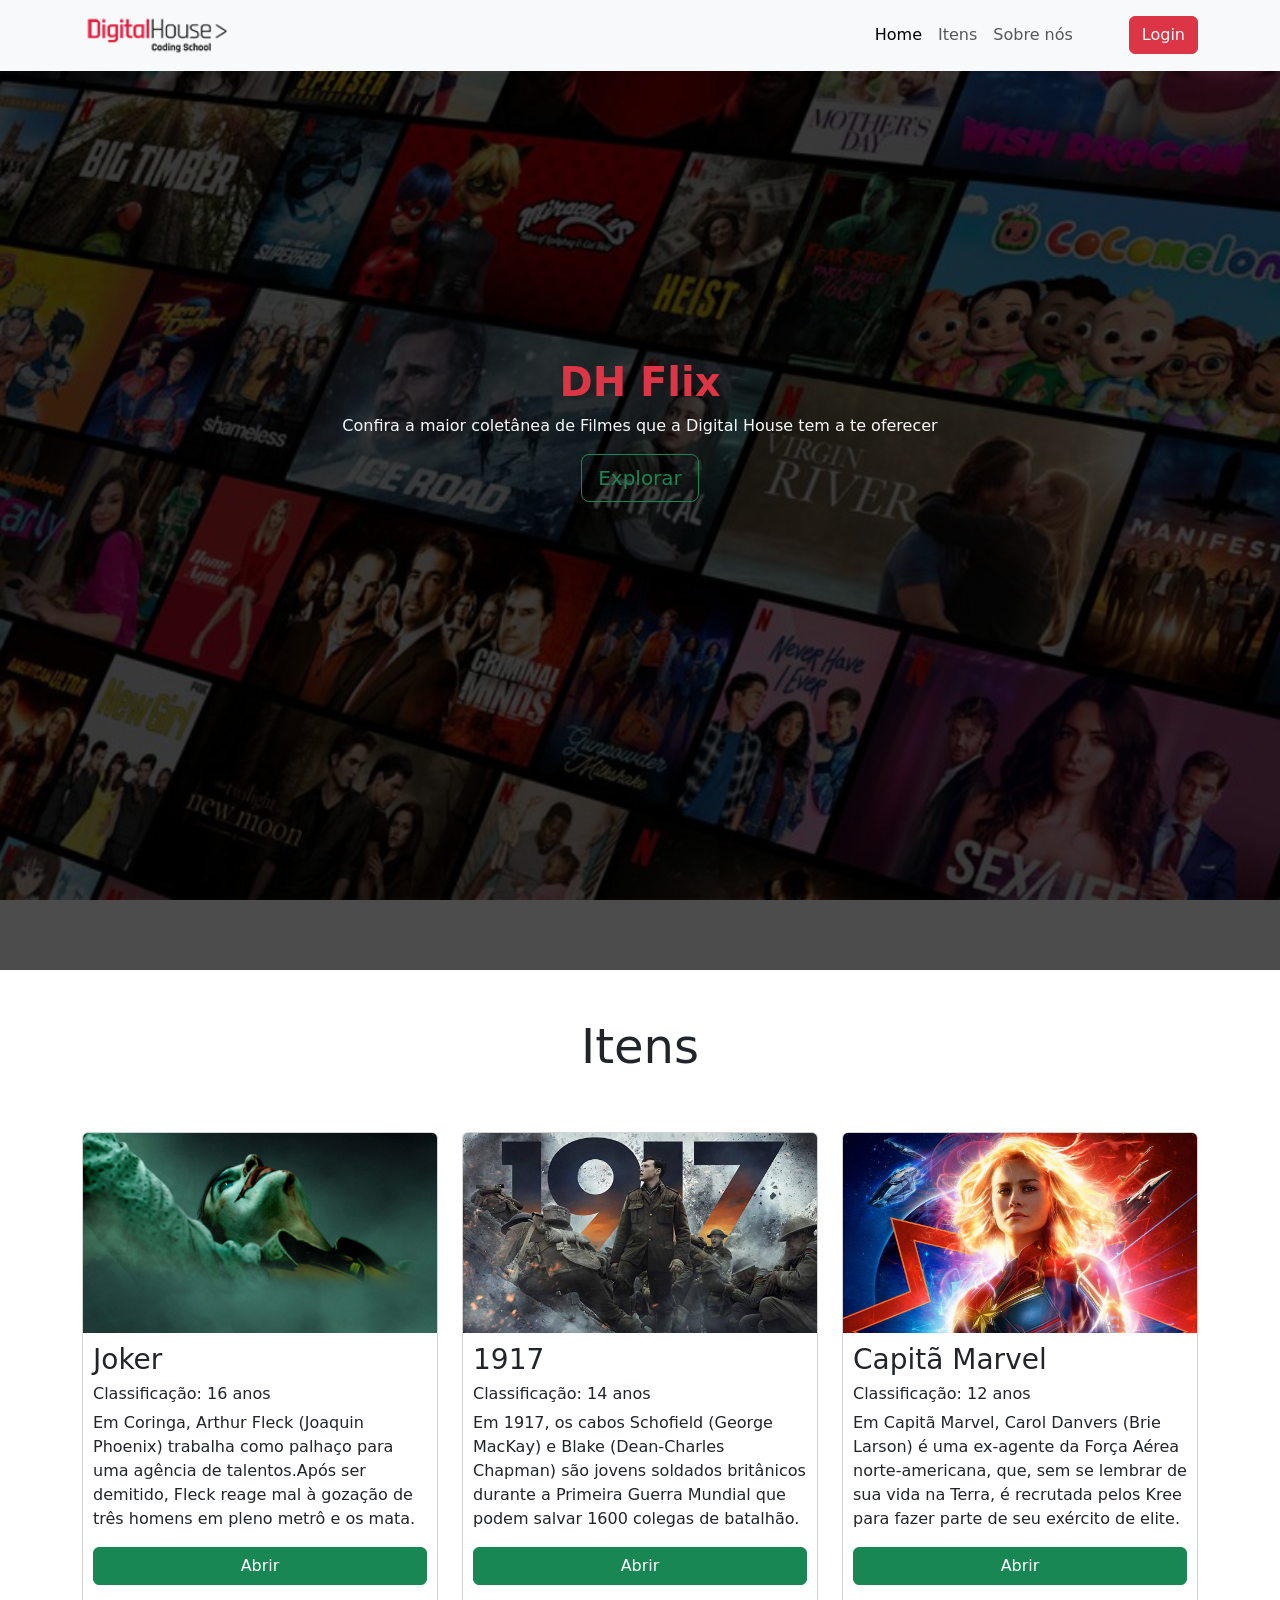
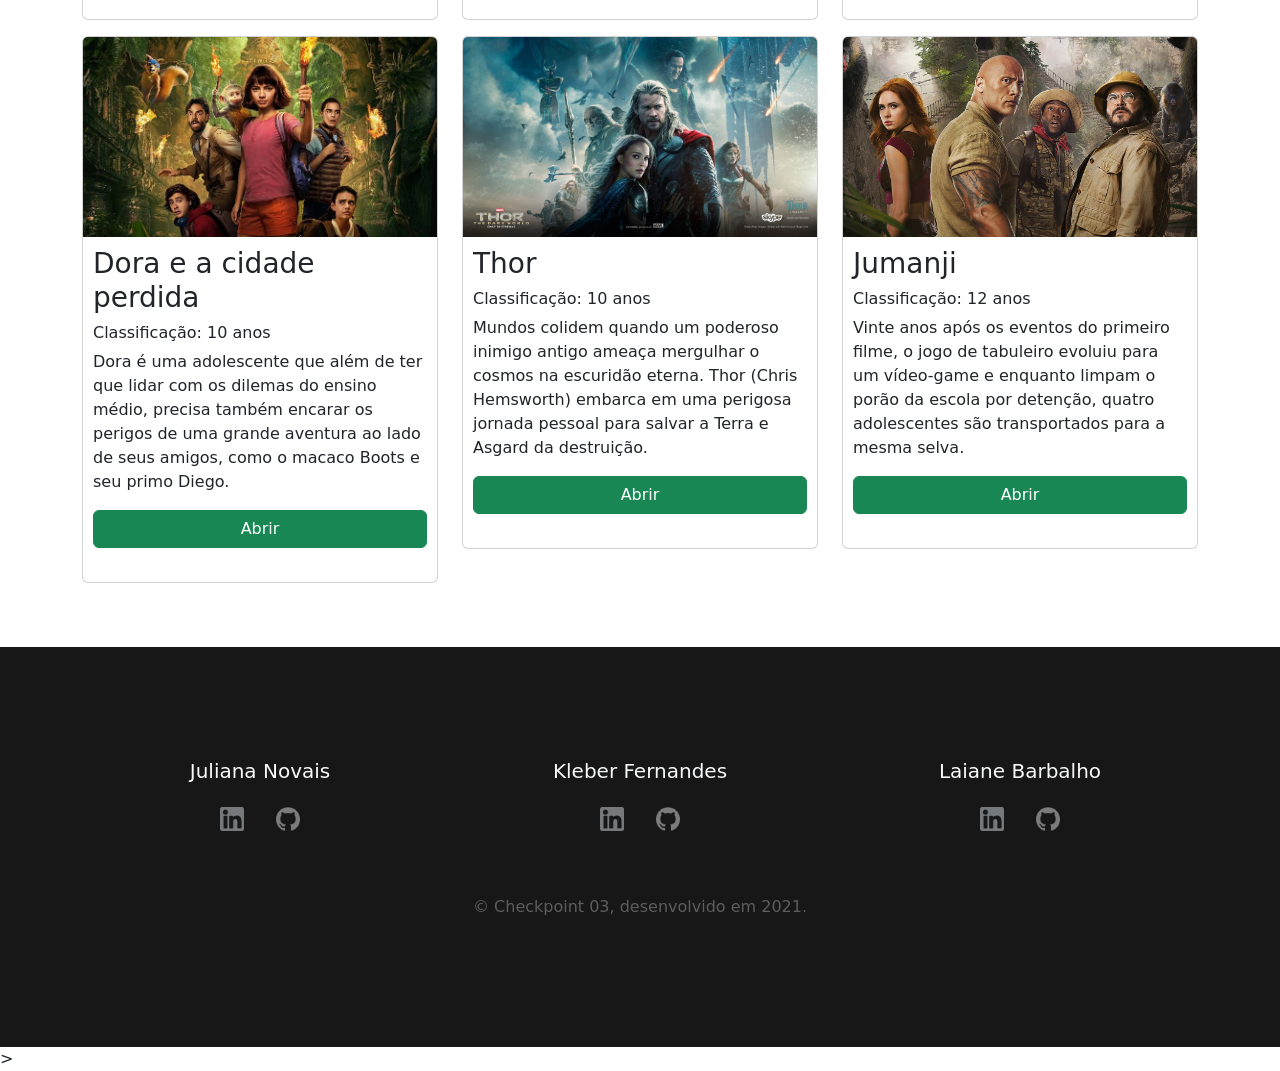
<file: index.html>
<!DOCTYPE html>
<html lang="pt-br">

<head>
    <title>DH Flix | Checkpoint03</title>
    <meta charset="UTF-8">
    <meta http-equiv="X-UA-Compatible" content="IE=edge">
    <meta name="viewport" content="width=device-width, initial-scale=1.0">
    <link rel="preconnect" href="https://fonts.googleapis.com">
    <link rel="preconnect" href="https://fonts.gstatic.com" crossorigin>
    <link
        href="https://fonts.googleapis.com/css2?family=Crete+Round:ital@0;1&family=Montserrat:ital,wght@0,300;0,700;0,800;1,500;1,700;1,800&family=Playfair+Display:ital@0;1&family=Roboto:wght@300;500;900&display=swap"
        rel="stylesheet">
    <link href="https://cdn.jsdelivr.net/npm/bootstrap@5.1.3/dist/css/bootstrap.min.css" rel="stylesheet"
        integrity="sha384-1BmE4kWBq78iYhFldvKuhfTAU6auU8tT94WrHftjDbrCEXSU1oBoqyl2QvZ6jIW3" crossorigin="anonymous">
    <link rel="stylesheet" href="./css/style.css" />
</head>

<body>
    <header class="header">
        <nav class="navbar navbar-expand-lg navbar-light bg-light">
            <div class="container">
                <button class="navbar-toggler" type="button" data-bs-toggle="collapse"
                    data-bs-target="#navbarSupportedContent" aria-controls="navbarSupportedContent"
                    aria-expanded="false" aria-label="Toggle navigation">
                    <span class="navbar-toggler-icon"></span>
                </button>
                <a class="navbar-brand " href="https://www.digitalhouse.com/br" target="_blank">
                    <img src="./img/logo_dh.png" alt="Logo DH" width="150">
                </a>
                <button class="btn btn-danger d-block d-md-none text-align text-light" data-bs-toggle="modal"
                    data-bs-target="#myModal">Login</button>
                <div class="collapse navbar-collapse" id="navbarSupportedContent">
                    <ul class="navbar-nav ms-auto mb-2 mb-lg-0 me-5 ">
                        <li class="nav-item">
                            <a class="nav-link active" aria-current="page" href="#home">Home</a>
                        </li>
                        <li class="nav-item">
                            <a class="nav-link" href="#itens">Itens</a>
                        </li>
                        <li class="nav-item">
                            <a class="nav-link" href="#sobre">Sobre nós</a>
                        </li>
                    </ul>
                </div>
                <button class="btn btn-danger text-align text-light d-none d-md-block" data-bs-toggle="modal"
                    data-bs-target="#myModal">Login</button>
            </div>
        </nav>
    </header>

    <main>
        <!-- secao -->
        <section id="home" class="banner-home scroll">
            <div class="container">
                <div class="row">
                    <div class="col-xs-12">
                        <h1 class="h1 text-danger">DH Flix</h1>
                        <p class="banner-text text-light">Confira a maior coletânea de Filmes que a Digital House tem a
                            te oferecer</p>
                        <button type="button" class="btn btn-lg btn-outline-success px-3">Explorar</button>
                    </div>
                </div>
            </div>
        </section>
        <!-- /secao -->

        <section id="itens" class="pt-5 pb-5 scroll">
            <h2 class="display-5  text-center " id="itens"><b>Itens</b></h2>
            <div class="container">
                <div class="row pt-5">
                    <div class="col-xs-12 col-sm-12 col-md-6 col-lg-4 ml-lg-4">
                        <div class="card">
                            <img src="./img/thumbnail_theJoker.jpg" class="card-img-top" alt="joker">
                            <div class="card-body mb-4">
                                <h3 class="card-title">Joker</h3>
                                <h6>Classificação: 16 anos</h6>
                                <p class="card-text">Em Coringa, Arthur Fleck (Joaquin Phoenix) trabalha como palhaço
                                    para uma agência de talentos.Após ser demitido, Fleck reage mal à gozação de três
                                    homens em pleno metrô e os mata.</p>
                                <div class="d-grid gap-2">
                                    <a class="btn  btn-success" type="button" href="./joker.html">
                                        Abrir
                                    </a>
                                </div>
                            </div>
                        </div>
                    </div>
                    <div class="col-xs-12 col-sm-12 col-md-6 col-lg-4 ml-lg-4">
                        <div class="card">
                            <img src="./img/thumbnail_1917.jpg" class="card-img-top" alt="1917 o filme">
                            <div class="card-body mb-4">
                                <h3 class="card-title">1917</h3>
                                <h6>Classificação: 14 anos</h6>
                                <p class="card-text">Em 1917, os cabos Schofield (George MacKay) e Blake (Dean-Charles
                                    Chapman) são jovens soldados britânicos durante a Primeira Guerra Mundial que podem
                                    salvar 1600 colegas de batalhão.</p>
                                <div class="d-grid gap-2">
                                    <a class="btn  btn-success" type="button" href="./joker.html">
                                        Abrir
                                    </a>
                                </div>
                            </div>
                        </div>
                    </div>
                    <div class="col-xs-12 col-sm-12 col-md-6 col-lg-4 ml-lg-4">
                        <div class="card">
                            <img src="./img/thumbnail_captain_marvel.jpg" class="card-img-top" alt="capitan">
                            <div class="card-body mb-4">
                                <h3 class="card-title">Capitã Marvel</h3>
                                <h6>Classificação: 12 anos</h6>
                                <p class="card-text">Em Capitã Marvel, Carol Danvers (Brie Larson) é uma ex-agente da
                                    Força Aérea norte-americana, que, sem se lembrar de sua vida na Terra, é recrutada
                                    pelos Kree para fazer parte de seu exército de elite.</p>
                                <div class="d-grid gap-2">
                                    <a class="btn  btn-success" type="button" href="./joker.html">
                                        Abrir
                                    </a>
                                </div>
                            </div>
                        </div>
                    </div>
                    <div class="col-xs-12 col-sm-12 col-md-6 col-lg-4 ml-lg-4">
                        <div class="card">
                            <img src="./img/thumbnail_dora.jpg" class="card-img-top" alt="dora">
                            <div class="card-body mb-4">
                                <h3 class="card-title">Dora e a cidade perdida</h3>
                                <h6>Classificação: 10 anos</h6>
                                <p class="card-text">Dora é uma adolescente que além de ter que lidar com os dilemas do
                                    ensino médio, precisa também encarar os perigos de uma grande aventura ao lado de
                                    seus amigos, como o macaco Boots e seu primo Diego.
                                </p>
                                <div class="d-grid gap-2">
                                    <a class="btn  btn-success" type="button" href="./joker.html">
                                        Abrir
                                    </a>
                                </div>
                            </div>
                        </div>
                    </div>
                    <div class="col-xs-12 col-sm-12 col-md-6 col-lg-4 ml-lg-4">
                        <div class="card">
                            <img src="./img/thumbnail_thor.jpg" class="card-img-top" alt="thor">
                            <div class="card-body mb-4">
                                <h3 class="card-title">Thor</h3>
                                <h6> Classificação: 10 anos</h6>
                                <p class="card-text">Mundos colidem quando um poderoso inimigo antigo ameaça mergulhar o
                                    cosmos na escuridão eterna. Thor (Chris Hemsworth) embarca em uma perigosa jornada
                                    pessoal para salvar a Terra e Asgard da destruição.</p>
                                <div class="d-grid gap-2">
                                    <a class="btn  btn-success" type="button" href="./joker.html">
                                        Abrir
                                    </a>
                                </div>
                            </div>
                        </div>
                    </div>
                    <div class="col-xs-12 col-sm-12 col-md-6 col-lg-4 ml-lg-4">
                        <div class="card">
                            <img src="./img/thumbnail_jumanji.jpeg" class="card-img-top" alt="jumanji">
                            <div class="card-body mb-4">
                                <h3 class="card-title">Jumanji</h3>
                                <h6>Classificação: 12 anos</h6>
                                <p class="card-text">Vinte anos após os eventos do primeiro filme, o jogo de
                                    tabuleiro evoluiu para um vídeo-game e enquanto limpam o porão da escola por
                                    detenção, quatro adolescentes são transportados para a mesma selva.</p>
                                <div class="d-grid gap-2">
                                    <a class="btn  btn-success" type="button" href="./joker.html">
                                        Abrir
                                    </a>
                                </div>
                            </div>
                        </div>
                    </div>
                </div>
            </div>
        </section>
    </main>




    <!-- footer -->

    <footer id="sobre" class="footer scroll">
        <div class="container">
            <div class="row">
                <div class="col-md-4">
                    <div class="d-flex align-items-center justify-content-center flex-column">
                        <h5 class="text-light">Juliana Novais</h5>
                        <div class="d-flex align-items-center justify-content-center">
                            <a class="icon" href="https://www.linkedin.com/in/juliana-novais-17ab50223/"
                                target="_blank">
                                <img src="img/Linkedin.svg" alt="perfil-linkedin">
                            </a>
                            <a class="icon" href="https://github.com/JulianaNovais" target="_blank" class="">
                                <img src="img/Github.svg" class="" alt="perfil-github">
                            </a>
                        </div>
                    </div>
                </div>

                <div class="col-md-4">
                    <div class="d-flex align-items-center justify-content-center flex-column">
                        <h5 class="text-light">Kleber Fernandes</h5>
                        <div class="d-flex align-items-center justify-content-center">
                            <a class="icon" href="https://www.linkedin.com/in/kleber-f-31530425/" target="_blank">
                                <img src="img/Linkedin.svg" alt="perfil-linkedin">
                            </a>
                            <a class="icon" href="https://github.com/Kleberfor" target="_blank" class="">
                                <img src="img/Github.svg" class="" alt="perfil-github">
                            </a>
                        </div>
                    </div>
                </div>

                <div class="col-md-4">
                    <div class="d-flex align-items-center justify-content-center flex-column">
                        <h5 class="text-light">Laiane Barbalho</h5>
                        <div class="d-flex align-items-center justify-content-center">
                            <a class="icon" href="https://www.linkedin.com/in/laiane-barbalho-2a17aa33/"
                                target="_blank">
                                <img src="img/Linkedin.svg" alt="perfil-linkedin">
                            </a>
                            <a class="icon" href="https://github.com/laianebarbalho" target="_blank" class="">
                                <img src="img/Github.svg" class="" alt="perfil-github">
                            </a>
                        </div>
                    </div>
                </div>




            </div>
        </div>
        <div class="row mt-5">
            <div class="col-md-12 text-center">
                <p class="copyright">
                    &copy; Checkpoint 03, desenvolvido em 2021.
                </p>
            </div>
        </div>
        </div>
    </footer>


    <!-- modal -->

    <div class="modal" tabindex="-1" id="myModal">
        <div class="modal-dialog modal-dialog-centered">
            <div class="modal-content">
                <div class="modal-header">
                    <a class="o_dh">
                        <img src="./img/logo_dh.png" alt="Logo DH" width="150">
                    </a>
                    <button type="button" class="btn-close" data-bs-dismiss="modal" aria-label="Close"></button>
                </div>
                <div class="modal-body">
                    <form>
                        <div class="form-group">
                            <label for="recipient-name" class="col-form-label">Email:</label>
                            <input type="email" class="form-control" id="recipient-name">
                        </div>
                        <div class="form-group">
                            <label for="message-text" class="col-form-label">Senha:</label>
                            <input type="password" class="form-control" id="message-text"></input>
                        </div>
                    </form>
                </div>
                <div class="modal-footer">
                    <button type="submit" class="btn btn-lg btn-success">Enviar</button>
                </div>
            </div>
        </div>
    </div>

    <!-- JQuery -->

    <script src="https://code.jquery.com/jquery-3.6.0.js"
        integrity="sha256-H+K7U5CnXl1h5ywQfKtSj8PCmoN9aaq30gDh27Xc0jk=" crossorigin="anonymous">
    </script>

    <!-- JS -->

    <script src="https://cdn.jsdelivr.net/npm/bootstrap@5.1.3/dist/js/bootstrap.bundle.min.js"
        integrity="sha384-ka7Sk0Gln4gmtz2MlQnikT1wXgYsOg+OMhuP+IlRH9sENBO0LRn5q+8nbTov4+1p" crossorigin="anonymous">
    </script>

    ></script>
</body>

</html>
</file>
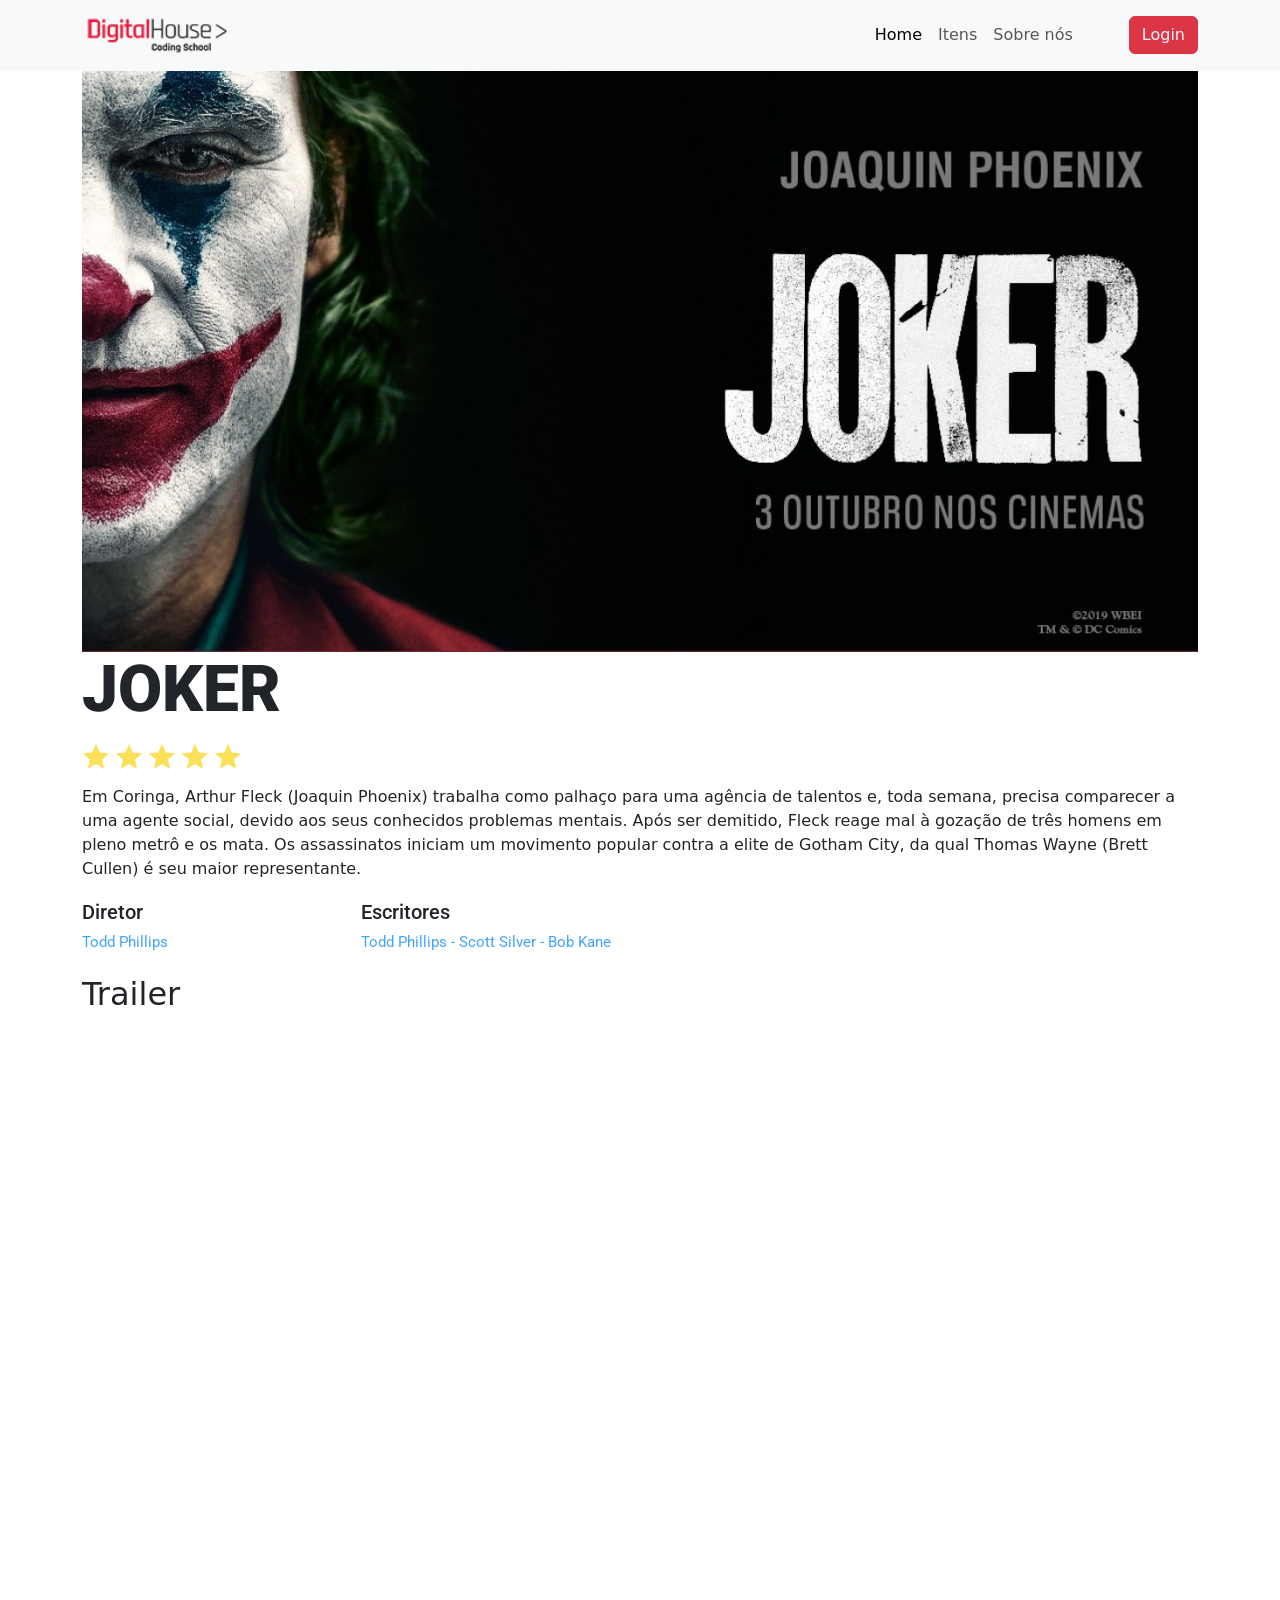
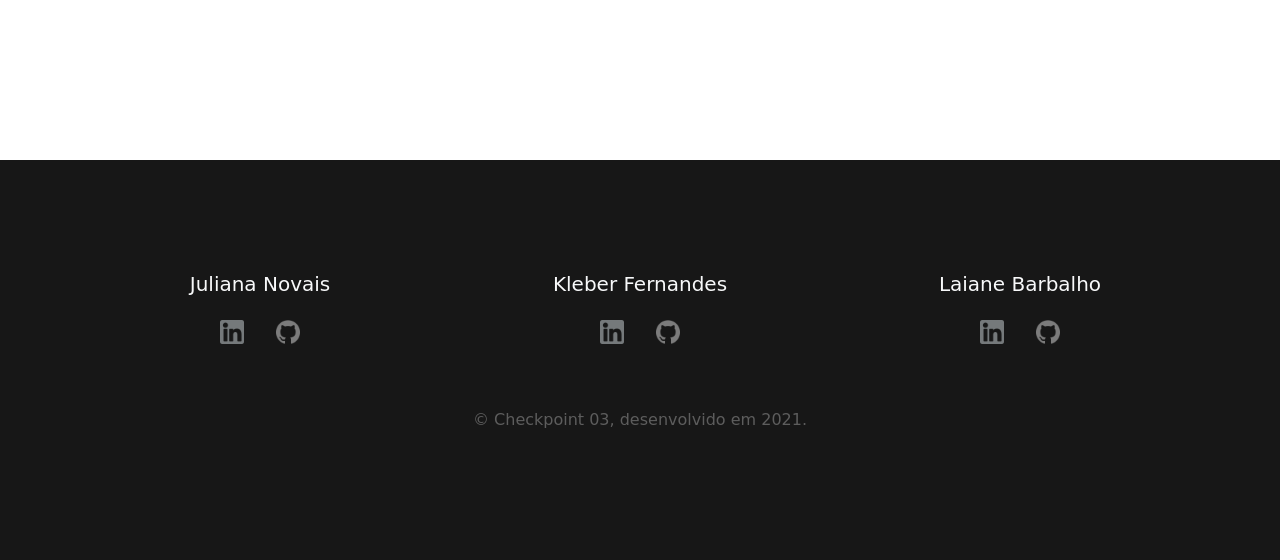
<file: joker.html>
!DOCTYPE html>
<html lang="pt-br">

<head>
    <title>DH Flix | Joker</title>
    <meta charset="UTF-8">
    <meta http-equiv="X-UA-Compatible" content="IE=edge">
    <meta name="viewport" content="width=device-width, initial-scale=1.0">
    <link rel="preconnect" href="https://fonts.googleapis.com">
    <link rel="preconnect" href="https://fonts.gstatic.com" crossorigin>
    <link
        href="https://fonts.googleapis.com/css2?family=Crete+Round:ital@0;1&family=Montserrat:ital,wght@0,300;0,700;0,800;1,500;1,700;1,800&family=Playfair+Display:ital@0;1&family=Roboto:wght@300;500;900&display=swap"
        rel="stylesheet">
    <link href="https://cdn.jsdelivr.net/npm/bootstrap@5.1.3/dist/css/bootstrap.min.css" rel="stylesheet"
        integrity="sha384-1BmE4kWBq78iYhFldvKuhfTAU6auU8tT94WrHftjDbrCEXSU1oBoqyl2QvZ6jIW3" crossorigin="anonymous">
    <link rel="stylesheet" href="./css/style.css" />
</head>

<body>
    <header class="header">
        <nav class="navbar navbar-expand-lg navbar-light bg-light">
          <div class="container">
                <button class="navbar-toggler" type="button" data-bs-toggle="collapse"
                    data-bs-target="#navbarSupportedContent" aria-controls="navbarSupportedContent"
                    aria-expanded="false" aria-label="Toggle navigation">
                    <span class="navbar-toggler-icon"></span>
                </button>
                <a class="navbar-brand " href="https://www.digitalhouse.com/br" target="_blank">
                    <img src="./img/logo_dh.png" alt="Logo DH" width="150">
                </a>
                <button class="btn btn-danger d-block d-md-none text-align text-light" data-bs-toggle="modal"
                    data-bs-target="#myModal">Login</button>
                <div class="collapse navbar-collapse" id="navbarSupportedContent">
                    <ul class="navbar-nav ms-auto mb-2 mb-lg-0 me-5 ">
                        <li class="nav-item">
                            <a class="nav-link active" aria-current="page" href="./index.html">Home</a>
                        </li>
                        <li class="nav-item">
                            <a class="nav-link" href="./index.html#itens">Itens</a>
                        </li>
                        <li class="nav-item">
                            <a class="nav-link" href="#sobre">Sobre nós</a>
                        </li>
                    </ul>
                </div>
                <button class="btn btn-danger text-align text-light d-none d-md-block" data-bs-toggle="modal"
                    data-bs-target="#myModal">Login</button>
            </div>
        </nav>
    </header>
    
    <main>
        <section id="jokercartaz" class="joker_cartaz">
          <div class="container">
            <div class "row">
              <div class="col-xs-12">
                <img src="img/joker_cartaz.jpg" alt="imagem-joker" style="width: 100%">
                <p id="tituloJoker">JOKER</p>
                
                <div id="avaliacao">
                  <img src="img/star.png" alt="img_estrela">
                  <img src="img/star.png" alt="img_estrela">
                  <img src="img/star.png" alt="img_estrela">
                  <img src="img/star.png" alt="img_estrela">
                  <img src="img/star.png" alt="img_estrela">
                </div>
              </div>
            </div>
          </div>
        </section>

          <div class="container">
            <p>Em Coringa, Arthur Fleck (Joaquin Phoenix) trabalha como palhaço para uma agência de talentos e, toda semana, precisa comparecer a uma agente social, devido aos seus conhecidos problemas mentais. Após ser demitido, Fleck reage mal à gozação de três homens em pleno metrô e os mata. Os assassinatos iniciam um movimento popular contra a elite de Gotham City, da qual Thomas Wayne (Brett Cullen) é seu maior representante.</p> 


            <div id="infoJoker">
              <div id="left">
                <p class="infoTitulo">Diretor</p>
                <p class="infoDet">Todd Phillips</p>
              </div><div id="right">
                  <p class="infoTitulo">Escritores</p>
                  <p class="infoDet">Todd Phillips - Scott Silver - Bob Kane</p>
              </div> 
            </div>
          </div>

          <div class="container container-video">
            <h2>Trailer</h2>
             <iframe id="videoJoker" width="100%" height="720" style src="https://www.youtube.com/embed/t433PEQGErc?t=137" frameborder ="0" ></iframe>
          </div>
    </main>


    <!-- footer -->
       <footer id="sobre"class="footer scroll">
			<div class="container">
				<div class="row">
					<div class="col-md-4">
                        <div class="d-flex align-items-center justify-content-center flex-column">
                            <h5 class="text-light">Juliana Novais</h5>
                            <div class="d-flex align-items-center justify-content-center">
                                <a class="icon" href="https://www.linkedin.com/in/juliana-novais-17ab50223/" target="_blank">
                                    <img src="img/Linkedin.svg" alt="perfil-linkedin">
                                </a>
                                <a class="icon" href="https://github.com/JulianaNovais" target="_blank" class="">
                                    <img src="img/Github.svg" class="" alt="perfil-github">
                                </a>
                            </div>
                        </div>
					</div>
                
                    <div class="col-md-4">
                        <div class="d-flex align-items-center justify-content-center flex-column">
                            <h5 class="text-light">Kleber Fernandes</h5>
                            <div class="d-flex align-items-center justify-content-center">
                                <a class="icon" href="https://www.linkedin.com/in/kleber-f-31530425/" target="_blank">
                                    <img src="img/Linkedin.svg" alt="perfil-linkedin">
                                </a>
                                <a class="icon" href="https://github.com/Kleberfor" target="_blank" class="">
                                    <img src="img/Github.svg" class="" alt="perfil-github">
                                </a>
                            </div>
                        </div>
					</div>  

                    <div class="col-md-4">
                        <div class="d-flex align-items-center justify-content-center flex-column">
                            <h5 class="text-light">Laiane Barbalho</h5>
                            <div class="d-flex align-items-center justify-content-center">
                                <a class="icon" href="https://www.linkedin.com/in/laiane-barbalho-2a17aa33/" target="_blank">
                                    <img  src="img/Linkedin.svg" alt="perfil-linkedin">
                                </a>
                                <a class="icon" href="https://github.com/laianebarbalho" target="_blank" class="">
                                    <img src="img/Github.svg" class="" alt="perfil-github">
                                </a>
                            </div>
                        </div>
					</div>
					</div>
				</div>
				<div class="row mt-5">
					<div class="col-md-12 text-center">
						<p class="copyright">
					  &copy; Checkpoint 03, desenvolvido em 2021.
					  </p>
					</div>
				</div>
			</div>
		</footer>


<!-- modal -->

    <div class="modal" tabindex="-1" id="myModal">
        <div class="modal-dialog modal-dialog-centered">
            <div class="modal-content">
                <div class="modal-header">                    
                  <a class="navbar-brand" href="logo_dh">
                    <img src="./img/logo_dh.png" alt="Logo DH" width="150">
                  </a>
                  <button type="button" class="btn-close" data-bs-dismiss="modal" aria-label="Close"></button>
                </div>
                <div class="modal-body">
                    <form>
                      <div class="form-group">
                        <label for="recipient-name" class="col-form-label">Email:</label>
                        <input type="email" class="form-control" id="recipient-name">
                      </div>
                      <div class="form-group">
                        <label for="message-text" class="col-form-label">Senha:</label>
                        <input type="password" class="form-control" id="message-text"></input>
                      </div>
                    </form>
                </div>
                <div class="modal-footer">
                    <button type="submit" class="btn btn-lg btn-success">Enviar</button>
                </div>
            </div>
        </div>
    </div>
    <script src="https://cdn.jsdelivr.net/npm/bootstrap@5.1.3/dist/js/bootstrap.bundle.min.js"
        integrity="sha384-ka7Sk0Gln4gmtz2MlQnikT1wXgYsOg+OMhuP+IlRH9sENBO0LRn5q+8nbTov4+1p" crossorigin="anonymous">
    </script>
    
</body>
</html>
</file>
<file: css/style.css>
/*******************************************************
* Página de estilos referente ao CHEKPOINT 03 - TURMA 1 - EM GRUPO
* Laiane Barbalho
* Juliana Novais
* Kleber Fernandes
*********************************************************/
* {
  padding: 0;
  margin: 0;
  box-sizing: border-box;
  list-style: none
}

.banner-home {
  position: relative;
  width: 100%;
  height: 100vh;
  margin-top: 70px;
  background-image: url("../img/background.jpg");
  background-position: center center;
  background-attachment: fixed;
  background-repeat: no-repeat;
  background-size: cover;
}

.banner-home:before{
  position: absolute;
  top: 0;
  left: 0;
  z-index: 1;
  display:block;
  content:"";
  width:100%;
  height:100%;
  background-color: rgba(0,0,0,.7);
}

.banner-home .row,
.banner-home .container {
  height: 80vh;
}

.banner-home .row {
  position: relative;
  z-index: 100;
  display: flex;
  align-items: center;
  justify-content: center;
  text-align: center;
}

.scroll {
  scroll-behavior: smooth;
}

.h1 {
  font-weight: 900;
  z-index: 10;
}

.header {
  position: fixed;
  top: 0;
  left: 0;
  z-index: 500;
  width: 100%;
}

.card {
  margin-bottom: 16px;
  
}

.card-img-top {
  background-position: center; 
  background-size: cover; 
  height: 200px;
}

.card-body {
  height: 100%;
  padding: 10px;
  
}



.copyright {
  color: rgba(255, 255, 255, 0.5);
}

#avaliacao{
  padding-bottom: 16px;
}

#tituloJoker{
  font-family: Roboto;
  font-style: normal;
  font-weight: 900;
  font-size: 64px;
  line-height: 75px; 
}

#infoJoker{
  display: inline-block;
  width: 100%;
}

#left {
    width: 25%;
    display: inline-block;
  
}

#left .infoTitulo{
  font-family: Roboto;
  font-style: normal;
  font-weight: 500;
  font-size: 20px;
  margin-bottom: 4px;
  
}
#left .infoDet {
  font-family: Roboto;
  font-style: normal;
  font-weight: normal;
  font-size: 15px;
  color: rgba(0, 133, 255, 0.75);
  margin-bottom: 4px;
}

#right {
    width: 75%;
    display: inline-block;
}

#right .infoTitulo{
  font-family: Roboto;
  font-style: normal;
  font-weight: 500;
  font-size: 20px;
  margin-bottom: 4px;
  
}

#right .infoDet {
  font-family: Roboto;
  font-style: normal;
  font-weight: normal;
  font-size: 15px;
  color: rgba(0, 133, 255, 0.75);
  margin-bottom: 4px;
}

.container-video {
  padding-top: 18px;
  padding-bottom: 18px;
  
}

#videoJoker {
  border-radius:6px;
}

footer {
  padding: 7em 0; 
}

.footer {
  background: #171717; 
}

.footer p {
  color: rgba(255, 255, 255, 0.3); 
}
.developer:hover {
  color: #a5a1a1;
}

.icon {
  margin: 16px;
}

.icon:hover {
  background-color: rgba(226, 242, 248, 0.1);
}
</file>
